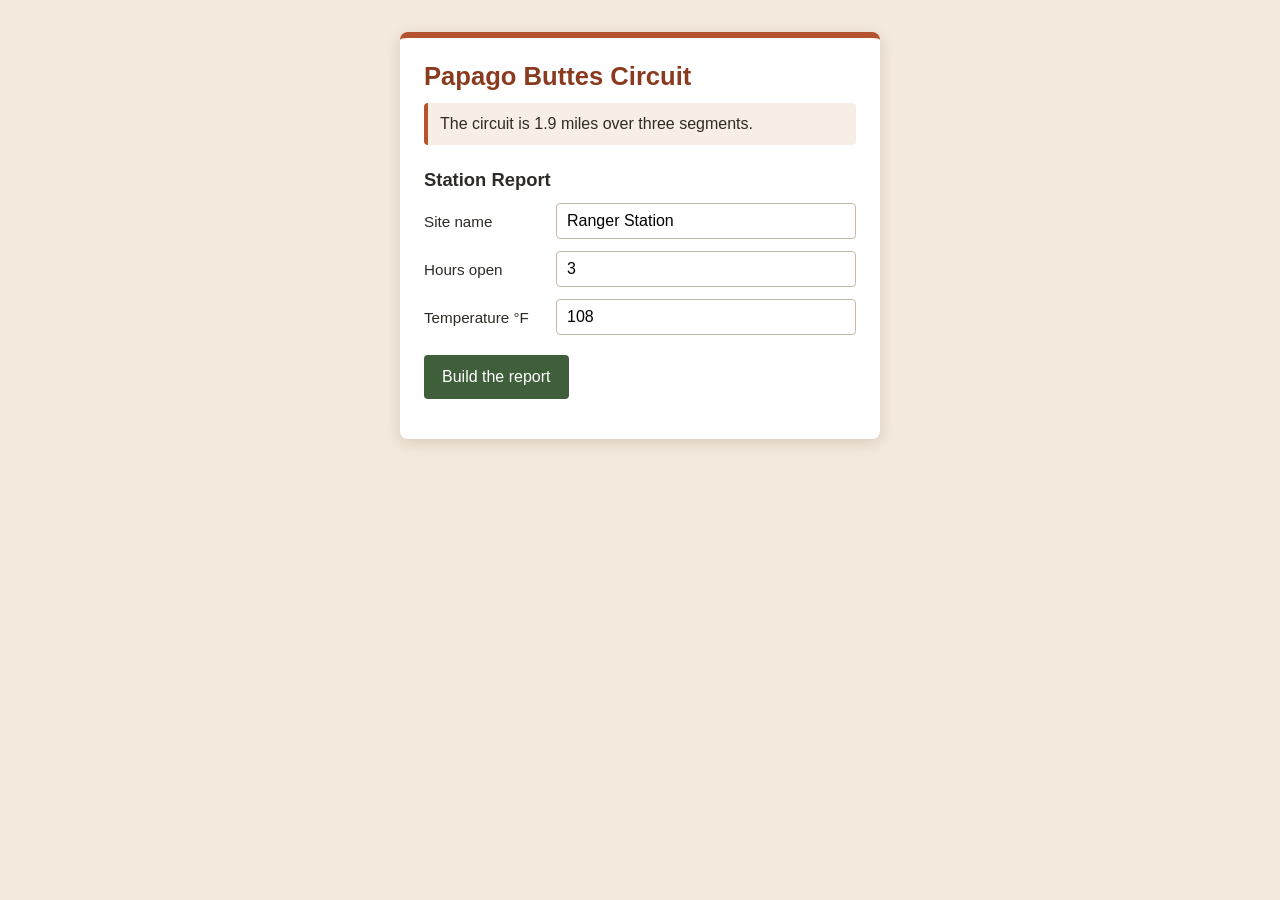
<file: classwork/cw03/index.html>
<!DOCTYPE html>
<html lang="en">
<head>
    <meta charset="UTF-8">
    <meta name="viewport" content="width=device-width, initial-scale=1.0">
    <title>Papago Buttes Trail Report</title>
    <link rel="stylesheet" href="style.css">
    <script src="js/app.js" defer></script>
</head>
<body>
    <main class="card">
        <h1>Papago Buttes Circuit</h1>
        <p id="total"></p>

        <h2>Station Report</h2>
        <p><label for="site">Site name</label><input type="text" id="site" value="Ranger Station"></p>
        <p><label for="hours">Hours open</label><input type="number" id="hours" value="3"></p>
        <p><label for="temp">Temperature &deg;F</label><input type="number" id="temp" value="108"></p>
        <button id="go">Build the report</button>
        <p id="report"></p>
    </main>
</body>
</html>
</file>
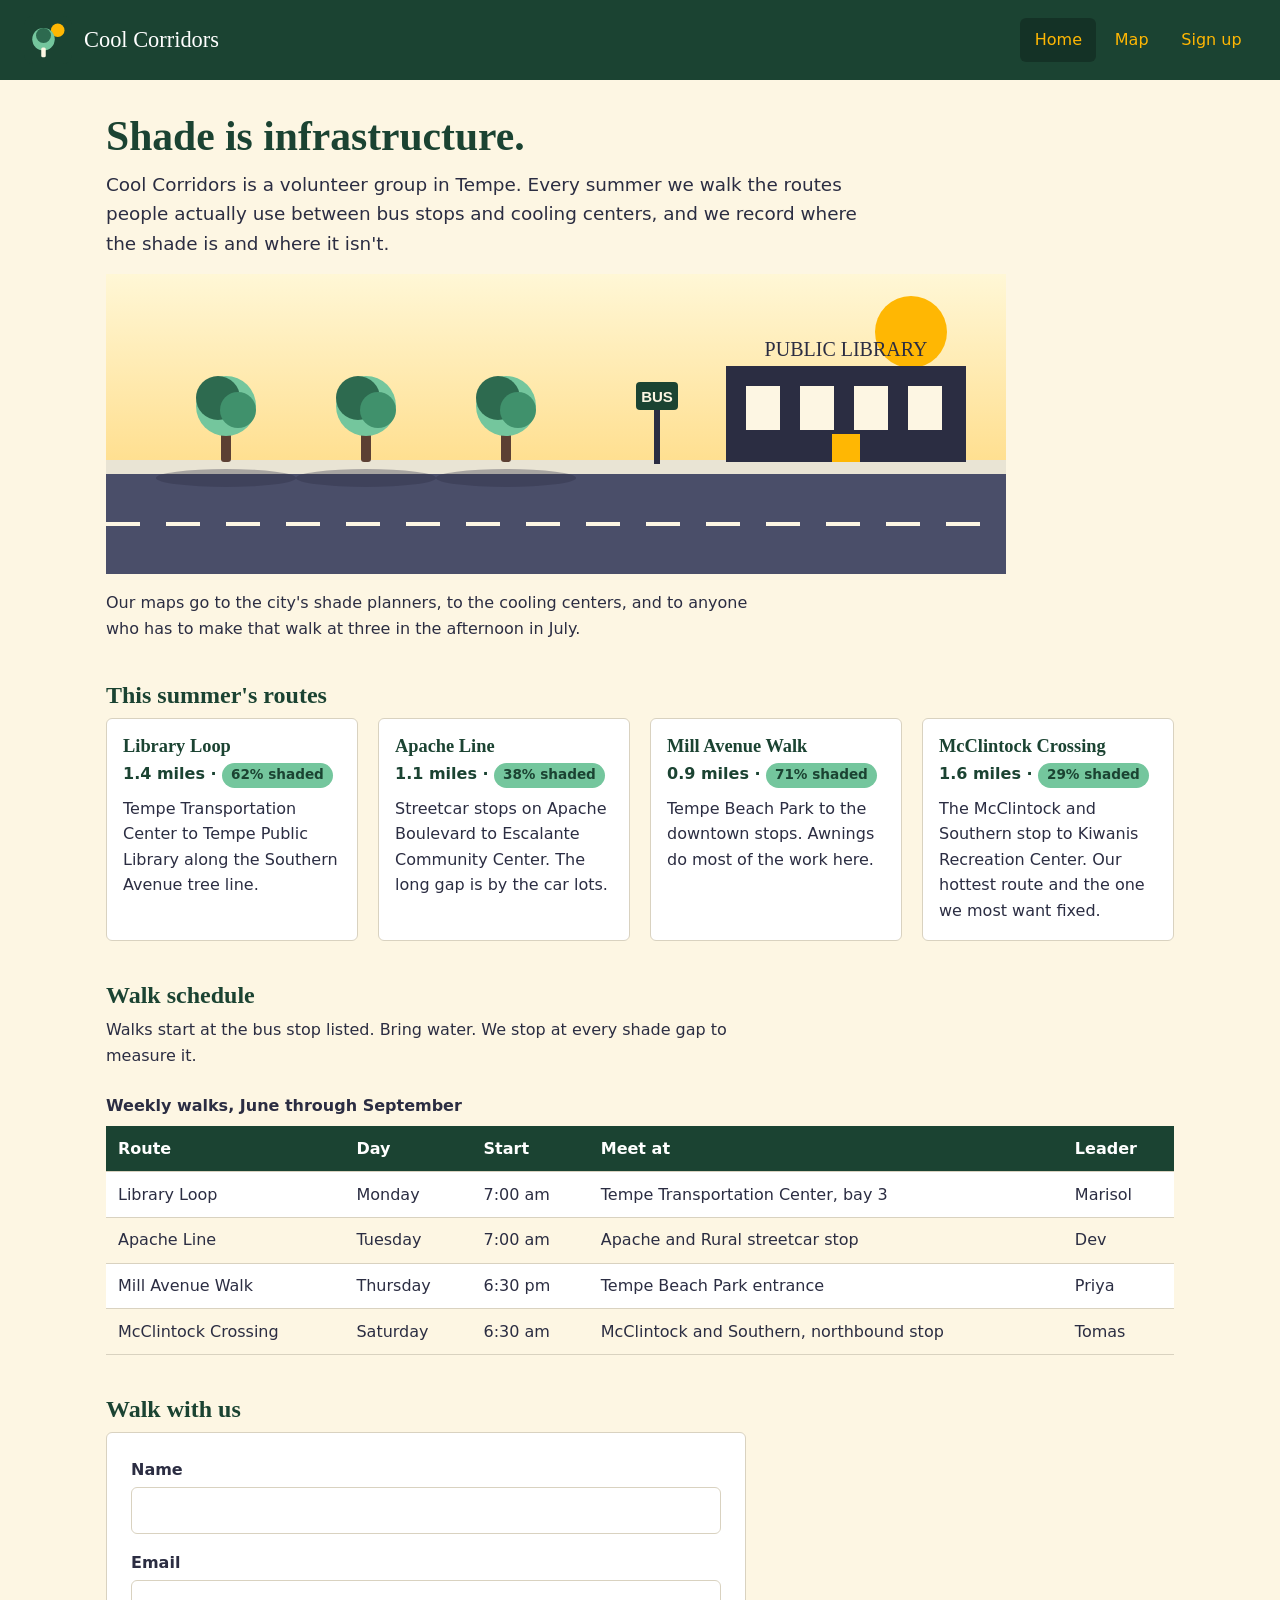
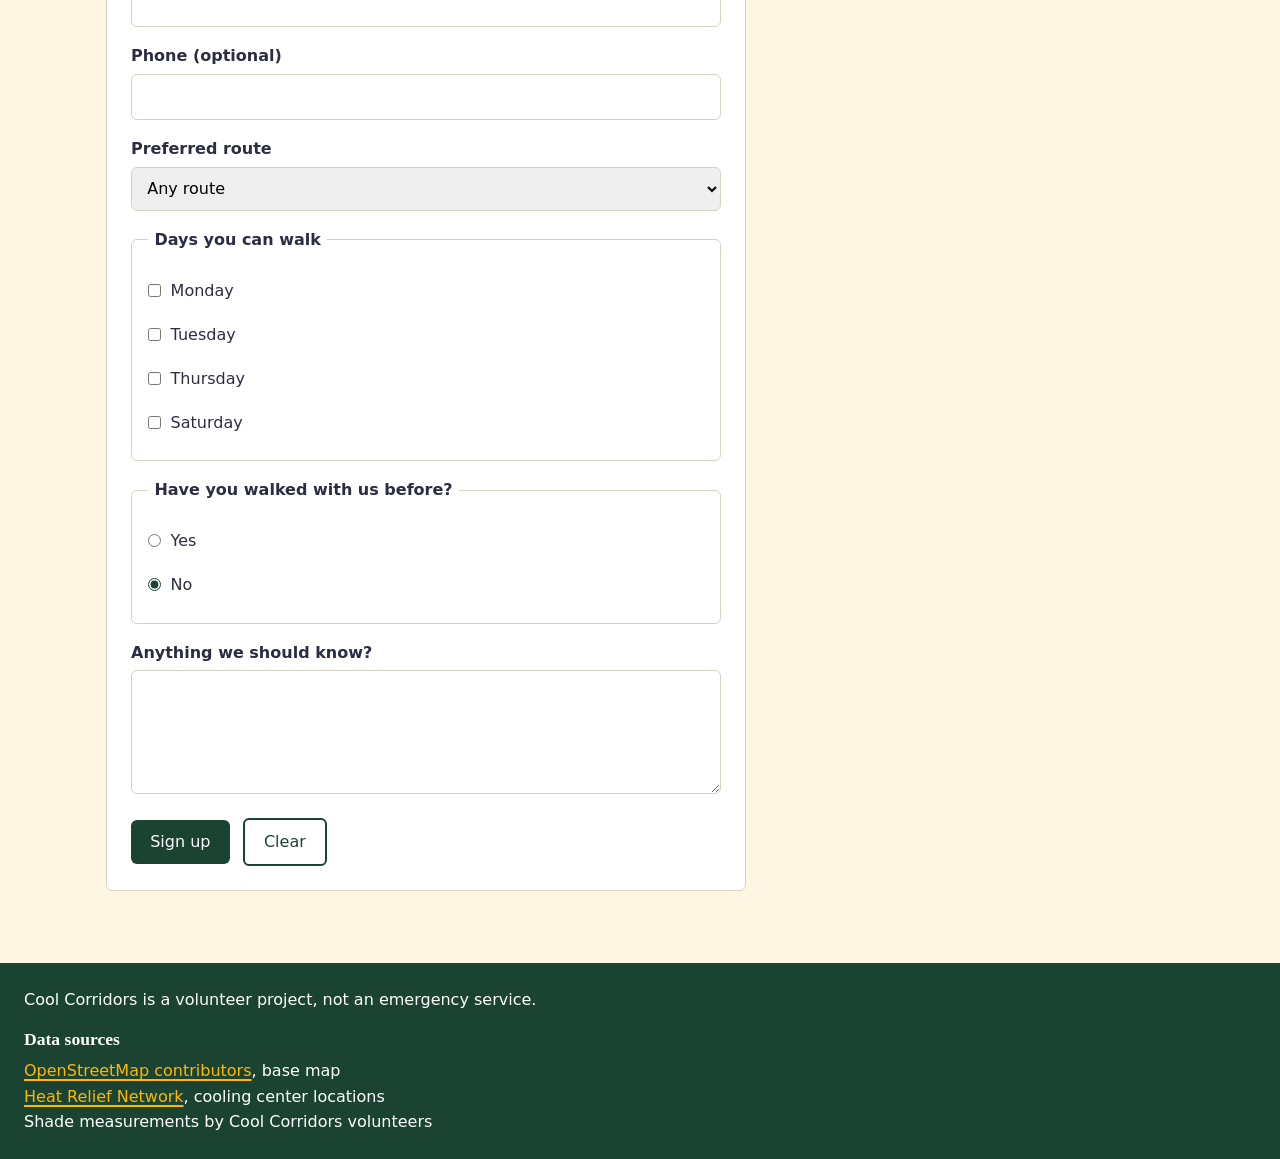
<file: lab/lab02/index.html>
<!DOCTYPE html>
<html lang="en">
<head>
  <meta charset="UTF-8">
  <meta name="viewport" content="width=device-width, initial-scale=1.0">
  <title>Cool Corridors | Shaded routes to cooling centers in Tempe</title>
  <meta name="description" content="Volunteers mapping shaded walking routes between bus stops and cooling centers in Tempe, Arizona.">
  <link rel="stylesheet" href="style.css">
</head>
<body>
  <header>
    <a class="brand" href="index.html">
      <img src="images/logo.svg" alt="Cool Corridors logo, a tree shading a sun" width="48" height="48">
      <span>Cool Corridors</span>
    </a>
    <nav aria-label="Main">
      <a href="index.html" aria-current="page">Home</a>
      <a href="map.html">Map</a>
      <a href="#signup">Sign up</a>
    </nav>
  </header>

  <main>
    <section id="about">
      <h1>Shade is infrastructure.</h1>
      <p class="lead">Cool Corridors is a volunteer group in Tempe. Every summer we walk the routes people actually use between bus stops and cooling centers, and we record where the shade is and where it isn't.</p>
      <!-- Mark asked for the banner at 900 wide, so the width and height stay in the HTML to reserve its space while it loads; the CSS img rule shrinks it on Dev's phone. -->
      <img class="banner" src="images/banner.svg" alt="Sketch of a street with a bus stop, a row of trees and a public library at the end" width="900" height="300">
      <p>Our maps go to the city's shade planners, to the cooling centers, and to anyone who has to make that walk at three in the afternoon in July.</p>
    </section>

    <section id="routes">
      <h2>This summer's routes</h2>
      <div class="routes">
        <article class="card">
          <h3>Library Loop</h3>
          <p class="meta">1.4 miles &middot; <span class="badge">62% shaded</span></p>
          <p>Tempe Transportation Center to Tempe Public Library along the Southern Avenue tree line.</p>
        </article>
        <article class="card">
          <h3>Apache Line</h3>
          <p class="meta">1.1 miles &middot; <span class="badge">38% shaded</span></p>
          <p>Streetcar stops on Apache Boulevard to Escalante Community Center. The long gap is by the car lots.</p>
        </article>
        <article class="card">
          <h3>Mill Avenue Walk</h3>
          <p class="meta">0.9 miles &middot; <span class="badge">71% shaded</span></p>
          <p>Tempe Beach Park to the downtown stops. Awnings do most of the work here.</p>
        </article>
        <article class="card">
          <h3>McClintock Crossing</h3>
          <p class="meta">1.6 miles &middot; <span class="badge">29% shaded</span></p>
          <p>The McClintock and Southern stop to Kiwanis Recreation Center. Our hottest route and the one we most want fixed.</p>
        </article>
      </div>
    </section>

    <section id="schedule">
      <h2>Walk schedule</h2>
      <p>Walks start at the bus stop listed. Bring water. We stop at every shade gap to measure it.</p>
      <div class="table-wrap">
        <table class="schedule">
          <caption>Weekly walks, June through September</caption>
          <thead>
            <tr>
              <th scope="col">Route</th>
              <th scope="col">Day</th>
              <th scope="col">Start</th>
              <th scope="col">Meet at</th>
              <th scope="col">Leader</th>
            </tr>
          </thead>
          <tbody>
            <tr><td>Library Loop</td><td>Monday</td><td>7:00 am</td><td>Tempe Transportation Center, bay 3</td><td>Marisol</td></tr>
            <tr><td>Apache Line</td><td>Tuesday</td><td>7:00 am</td><td>Apache and Rural streetcar stop</td><td>Dev</td></tr>
            <tr><td>Mill Avenue Walk</td><td>Thursday</td><td>6:30 pm</td><td>Tempe Beach Park entrance</td><td>Priya</td></tr>
            <tr><td>McClintock Crossing</td><td>Saturday</td><td>6:30 am</td><td>McClintock and Southern, northbound stop</td><td>Tomas</td></tr>
          </tbody>
        </table>
      </div>
    </section>

    <section id="signup">
      <h2>Walk with us</h2>
      <form>
        <div class="field">
          <label for="name">Name</label>
          <input id="name" name="name" type="text" autocomplete="name" required>
        </div>
        <div class="field">
          <label for="email">Email</label>
          <input id="email" name="email" type="email" autocomplete="email" required>
        </div>
        <div class="field">
          <label for="phone">Phone (optional)</label>
          <input id="phone" name="phone" type="tel" autocomplete="tel">
        </div>
        <div class="field">
          <label for="route">Preferred route</label>
          <select id="route" name="route">
            <option value="">Any route</option>
            <option value="library">Library Loop</option>
            <option value="apache">Apache Line</option>
            <option value="mill">Mill Avenue Walk</option>
            <option value="mcclintock">McClintock Crossing</option>
          </select>
        </div>
        <fieldset>
          <legend>Days you can walk</legend>
          <label><input type="checkbox" name="days" value="mon"> Monday</label>
          <label><input type="checkbox" name="days" value="tue"> Tuesday</label>
          <label><input type="checkbox" name="days" value="thu"> Thursday</label>
          <label><input type="checkbox" name="days" value="sat"> Saturday</label>
        </fieldset>
        <fieldset>
          <legend>Have you walked with us before?</legend>
          <label><input type="radio" name="before" value="yes"> Yes</label>
          <label><input type="radio" name="before" value="no" checked> No</label>
        </fieldset>
        <div class="field">
          <label for="notes">Anything we should know?</label>
          <textarea id="notes" name="notes" rows="4"></textarea>
        </div>
        <button type="submit">Sign up</button>
        <button type="reset">Clear</button>
      </form>
    </section>
  </main>

  <footer>
    <p>Cool Corridors is a volunteer project, not an emergency service.</p>
    <h2>Data sources</h2>
    <ul>
      <li><a href="https://www.openstreetmap.org/">OpenStreetMap contributors</a>, base map</li>
      <li><a href="https://hrn.azmag.gov/">Heat Relief Network</a>, cooling center locations</li>
      <li>Shade measurements by Cool Corridors volunteers</li>
    </ul>
  </footer>
</body>
</html>
</file>
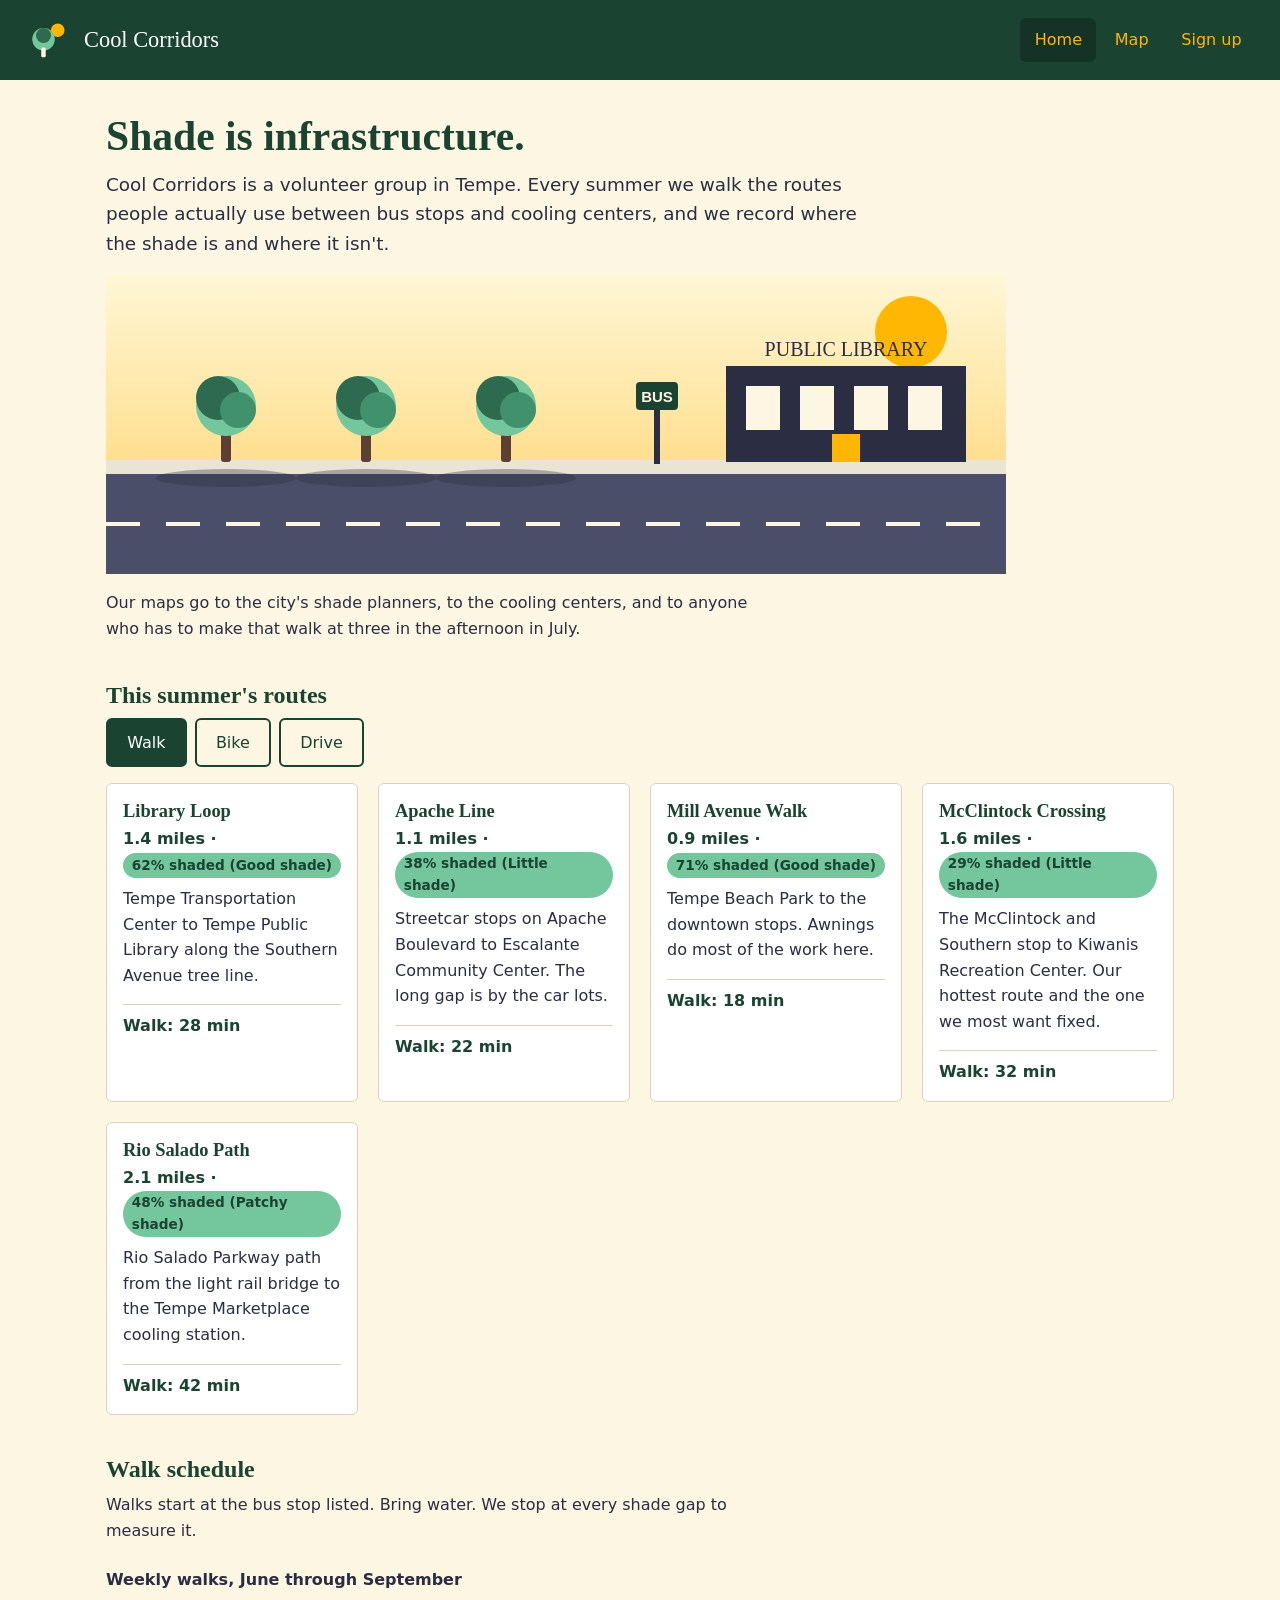
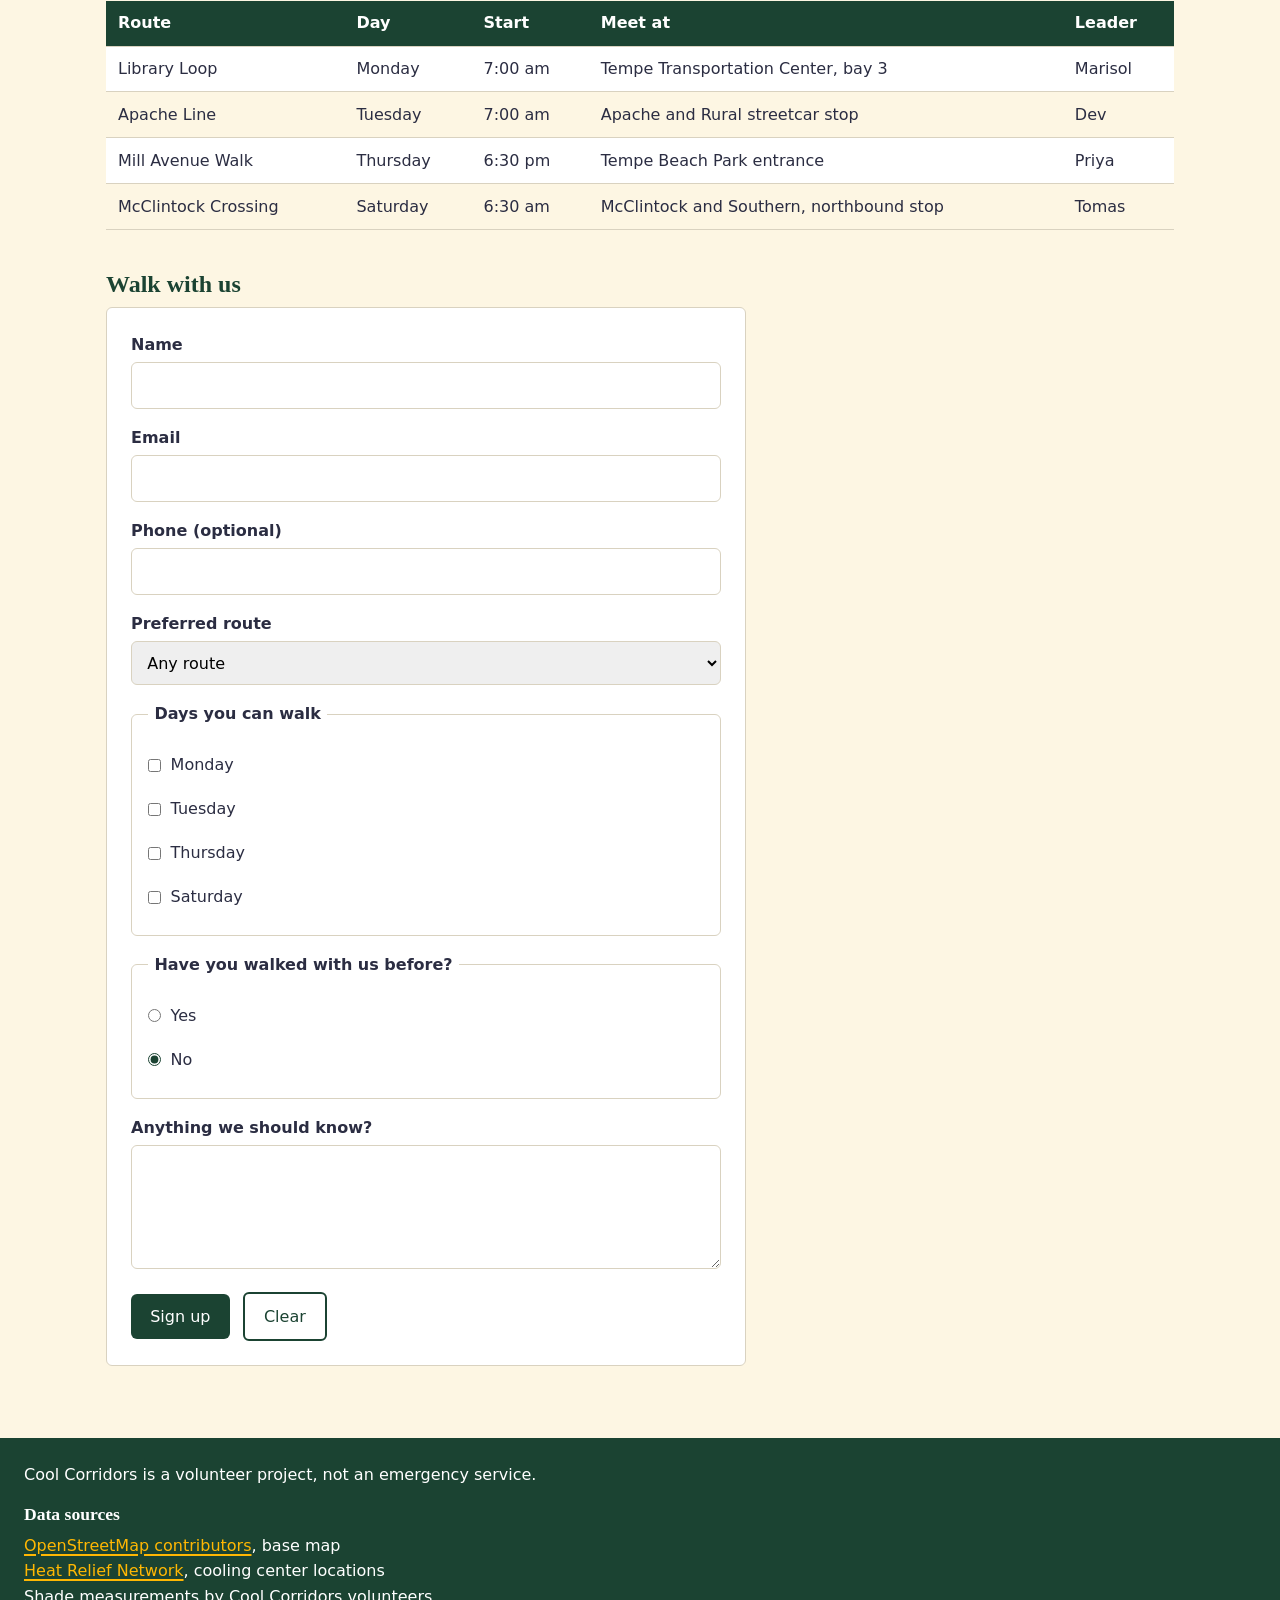
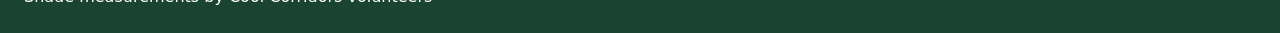
<file: lab/lab03/index.html>
<!DOCTYPE html>
<html lang="en">
<head>
  <meta charset="UTF-8">
  <meta name="viewport" content="width=device-width, initial-scale=1.0">
  <title>Cool Corridors | Shaded routes to cooling centers in Tempe</title>
  <meta name="description" content="Volunteers mapping shaded walking routes between bus stops and cooling centers in Tempe, Arizona.">
  <link rel="stylesheet" href="style.css">
  <script src="js/app.js" defer></script>
</head>
<body>
  <header>
    <a class="brand" href="index.html">
      <img src="images/logo.svg" alt="Cool Corridors logo, a tree shading a sun" width="48" height="48">
      <span>Cool Corridors</span>
    </a>
    <nav aria-label="Main">
      <a href="index.html" aria-current="page">Home</a>
      <a href="map.html">Map</a>
      <a href="#signup">Sign up</a>
    </nav>
  </header>

  <main>
    <section id="about">
      <h1>Shade is infrastructure.</h1>
      <p class="lead">Cool Corridors is a volunteer group in Tempe. Every summer we walk the routes people actually use between bus stops and cooling centers, and we record where the shade is and where it isn't.</p>
      <!-- Mark asked for the banner at 900 wide, so the width and height stay in the HTML to reserve its space while it loads; the CSS img rule shrinks it on Dev's phone. -->
      <img class="banner" src="images/banner.svg" alt="Sketch of a street with a bus stop, a row of trees and a public library at the end" width="900" height="300">
      <p>Our maps go to the city's shade planners, to the cooling centers, and to anyone who has to make that walk at three in the afternoon in July.</p>
    </section>

    <section id="routes">
      <h2>This summer's routes</h2>
      <!-- The cards are drawn by js/app.js from the routes array, so Mark edits one object instead of four blocks of tags. -->
      <p class="modes">
        <button type="button" data-mode="walk" aria-pressed="true">Walk</button>
        <button type="button" data-mode="bike" aria-pressed="false">Bike</button>
        <button type="button" data-mode="drive" aria-pressed="false">Drive</button>
      </p>
      <div class="routes"></div>
    </section>

    <section id="schedule">
      <h2>Walk schedule</h2>
      <p>Walks start at the bus stop listed. Bring water. We stop at every shade gap to measure it.</p>
      <div class="table-wrap">
        <table class="schedule">
          <caption>Weekly walks, June through September</caption>
          <thead>
            <tr>
              <th scope="col">Route</th>
              <th scope="col">Day</th>
              <th scope="col">Start</th>
              <th scope="col">Meet at</th>
              <th scope="col">Leader</th>
            </tr>
          </thead>
          <tbody>
            <tr><td>Library Loop</td><td>Monday</td><td>7:00 am</td><td>Tempe Transportation Center, bay 3</td><td>Marisol</td></tr>
            <tr><td>Apache Line</td><td>Tuesday</td><td>7:00 am</td><td>Apache and Rural streetcar stop</td><td>Dev</td></tr>
            <tr><td>Mill Avenue Walk</td><td>Thursday</td><td>6:30 pm</td><td>Tempe Beach Park entrance</td><td>Priya</td></tr>
            <tr><td>McClintock Crossing</td><td>Saturday</td><td>6:30 am</td><td>McClintock and Southern, northbound stop</td><td>Tomas</td></tr>
          </tbody>
        </table>
      </div>
    </section>

    <section id="signup">
      <h2>Walk with us</h2>
      <form>
        <div class="field">
          <label for="name">Name</label>
          <input id="name" name="name" type="text" autocomplete="name" required>
        </div>
        <div class="field">
          <label for="email">Email</label>
          <input id="email" name="email" type="email" autocomplete="email" required>
        </div>
        <div class="field">
          <label for="phone">Phone (optional)</label>
          <input id="phone" name="phone" type="tel" autocomplete="tel">
        </div>
        <div class="field">
          <label for="route">Preferred route</label>
          <select id="route" name="route">
            <option value="">Any route</option>
            <option value="library">Library Loop</option>
            <option value="apache">Apache Line</option>
            <option value="mill">Mill Avenue Walk</option>
            <option value="mcclintock">McClintock Crossing</option>
          </select>
        </div>
        <fieldset>
          <legend>Days you can walk</legend>
          <label><input type="checkbox" name="days" value="mon"> Monday</label>
          <label><input type="checkbox" name="days" value="tue"> Tuesday</label>
          <label><input type="checkbox" name="days" value="thu"> Thursday</label>
          <label><input type="checkbox" name="days" value="sat"> Saturday</label>
        </fieldset>
        <fieldset>
          <legend>Have you walked with us before?</legend>
          <label><input type="radio" name="before" value="yes"> Yes</label>
          <label><input type="radio" name="before" value="no" checked> No</label>
        </fieldset>
        <div class="field">
          <label for="notes">Anything we should know?</label>
          <textarea id="notes" name="notes" rows="4"></textarea>
        </div>
        <button type="submit">Sign up</button>
        <button type="reset">Clear</button>
      </form>
    </section>
  </main>

  <footer>
    <p>Cool Corridors is a volunteer project, not an emergency service.</p>
    <h2>Data sources</h2>
    <ul>
      <li><a href="https://www.openstreetmap.org/">OpenStreetMap contributors</a>, base map</li>
      <li><a href="https://hrn.azmag.gov/">Heat Relief Network</a>, cooling center locations</li>
      <li>Shade measurements by Cool Corridors volunteers</li>
    </ul>
  </footer>
</body>
</html>
</file>
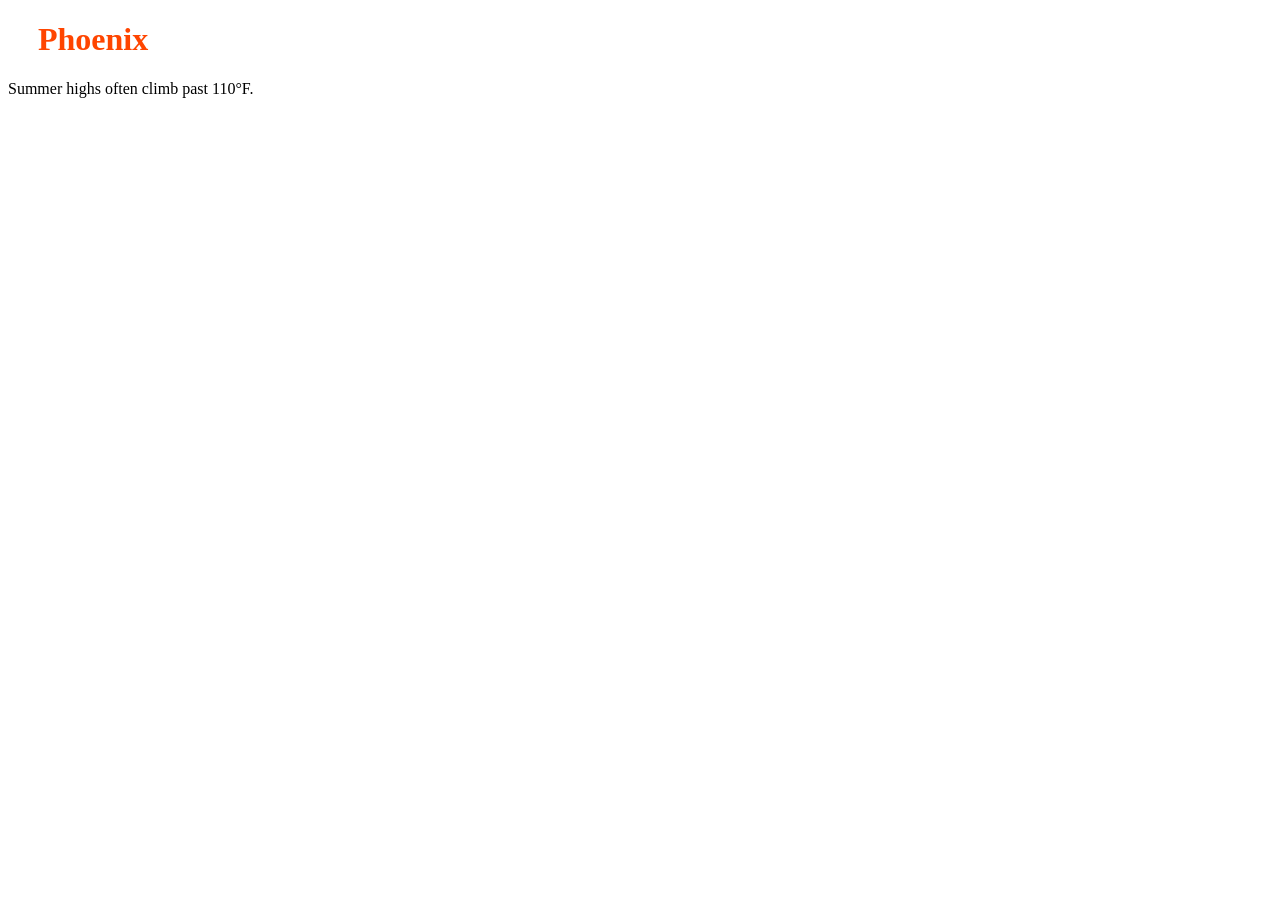
<file: HTMLClass2.html>
<!DOCTYPE html>
<html lang="en">
<head>
    <meta charset="UTF-8">
    <meta name="viewport" content="width=device-width, initial-scale=1.0">
    <title>Page Title</title>
    <style>
        h1 {
            color: orangered;
            margin-left: 30px;
        }
    </style>
</head>
<body>
    <h1>Phoenix</h1>
    <p>Summer highs often climb past 110°F.</p>
</body>
</html>
</file>
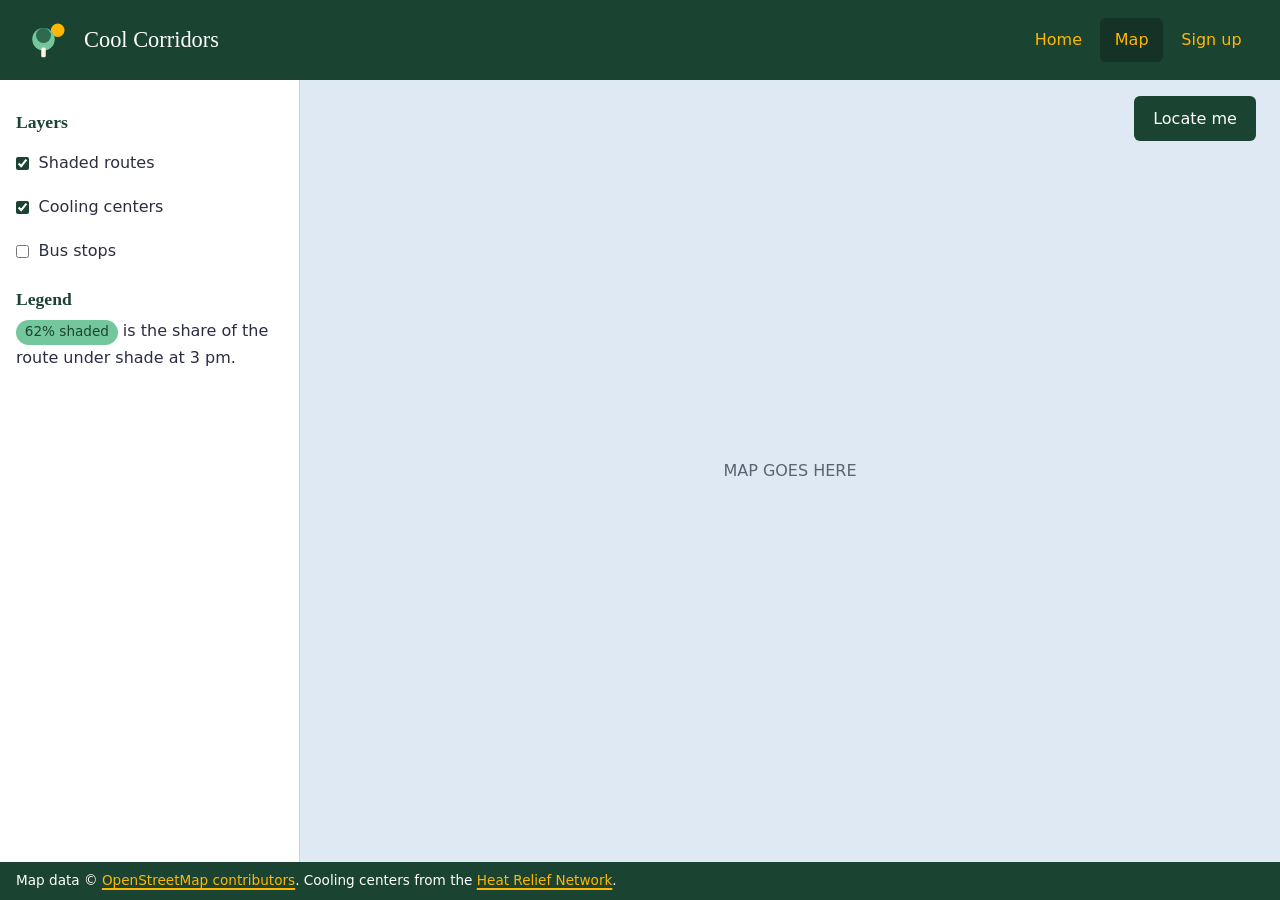
<file: lab/lab02/map.html>
<!DOCTYPE html>
<html lang="en">
<head>
  <meta charset="UTF-8">
  <meta name="viewport" content="width=device-width, initial-scale=1.0">
  <title>Cool Corridors | Map</title>
  <meta name="description" content="Volunteers mapping shaded walking routes between bus stops and cooling centers in Tempe, Arizona.">
  <link rel="stylesheet" href="style.css">
</head>
<body class="app">
  <header>
    <a class="brand" href="index.html">
      <img src="images/logo.svg" alt="Cool Corridors logo, a tree shading a sun" width="48" height="48">
      <span>Cool Corridors</span>
    </a>
    <nav aria-label="Main">
      <a href="index.html">Home</a>
      <a href="map.html" aria-current="page">Map</a>
      <a href="index.html#signup">Sign up</a>
    </nav>
  </header>

  <main>
    <!-- The sidebar and map share one flex row; on phones the sidebar stacks above the map. -->
    <aside class="sidebar">
      <h2>Layers</h2>
      <label><input type="checkbox" checked> Shaded routes</label>
      <label><input type="checkbox" checked> Cooling centers</label>
      <label><input type="checkbox"> Bus stops</label>
      <h2>Legend</h2>
      <p><span class="badge">62% shaded</span> is the share of the route under shade at 3 pm.</p>
    </aside>
    <div class="map-wrapper">
      <div id="map">MAP GOES HERE</div>
      <button class="map-control" type="button">Locate me</button>
    </div>
  </main>

  <footer>
    <p>Map data &copy; <a href="https://www.openstreetmap.org/">OpenStreetMap contributors</a>. Cooling centers from the <a href="https://hrn.azmag.gov/">Heat Relief Network</a>.</p>
  </footer>
</body>
</html>
</file>
<file: classwork/cw03/style.css>
/* Papago Buttes trail report: desert-type colors */
* { margin: 0; padding: 0; box-sizing: border-box; }

body {
    font-family: Arial, Helvetica, sans-serif;
    background: #f3e9dc;
    color: #2e2a26;
    min-height: 100vh;
    padding: 32px 16px;
}

.card {
    max-width: 480px;
    margin: 0 auto;
    background: #ffffff;
    border-top: 6px solid #b5532e;
    border-radius: 8px;
    padding: 24px;
    box-shadow: 0 4px 14px rgba(70, 40, 20, 0.15);
}

h1 {
    font-size: 1.6rem;
    color: #8a3b1f;
    margin-bottom: 12px;
}

h2 {
    font-size: 1.15rem;
    margin: 24px 0 12px;
}

#total,
#report {
    background: #f7efe6;
    border-left: 4px solid #b5532e;
    padding: 10px 12px;
    border-radius: 4px;
    line-height: 1.4;
}

#report:empty { display: none; }

p:has(> label) {
    display: flex;
    align-items: center;
    gap: 12px;
    margin-bottom: 12px;
}

label {
    width: 120px;
    flex-shrink: 0;
    font-size: 0.95rem;
}

input {
    flex: 1;
    padding: 8px 10px;
    border: 1px solid #c9b8a6;
    border-radius: 4px;
    font-size: 1rem;
}

input:focus {
    outline: 2px solid #b5532e;
    border-color: #b5532e;
}

button {
    background: #3f5e3a;
    color: #ffffff;
    border: none;
    border-radius: 4px;
    padding: 10px 18px;
    font-size: 1rem;
    cursor: pointer;
    min-height: 44px;
    margin: 8px 0 16px;
}

button:hover { background: #2f4a2b; }
</file>
<file: lab/lab02/style.css>
/* ==========================================================
   Cool Corridors shared stylesheet (index.html + map.html)
   Rule: no color is typed anywhere except inside :root.
   ========================================================== */

/* Brand kit: the designer's values, named so Mark can read them */
:root {
  --shade:   #1b4332;   /* header, headings, buttons */
  --leaf:    #74c69d;   /* badges and accents */
  --sun:     #ffb703;   /* nav links, focus rings on dark */
  --asphalt: #2b2d42;   /* body text */
  --sand:    #fdf6e3;   /* page background */
  --paper:   #ffffff;   /* cards, table, form */
  --line:    #d9d2c0;   /* borders */
  --glow:    rgba(0, 0, 0, 0.25);   /* current/hovered nav link on the dark header */

  /* Map page only: these leave with the placeholder when the real map arrives */
  --placeholder:      #dfe9f3;
  --placeholder-text: #5b6472;

  --font-body: system-ui, "Segoe UI", Roboto, Arial, sans-serif;
  --font-head: Georgia, "Times New Roman", serif;
  --space: 1rem;
  --radius: 6px;
  --tap: 44px;          /* the smallest thing a thumb can hit */
}

/* Reset */
*, *::before, *::after { margin: 0; padding: 0; box-sizing: border-box; }

/* Phone fix: the 900px banner never pushes the page wider than the screen */
img { max-width: 100%; height: auto; }

/* Type */
body {
  font-family: var(--font-body);
  font-size: 1rem;
  line-height: 1.6;
  color: var(--asphalt);
  background: var(--sand);
}
h1, h2, h3 { font-family: var(--font-head); line-height: 1.2; color: var(--shade); }
h1 { font-size: clamp(1.8rem, 4vw, 2.6rem); margin-bottom: .5rem; }
h2 { font-size: 1.5rem; margin-bottom: .5rem; }
h3 { font-size: 1.15rem; }
p, li { max-width: 65ch; }
p { margin-bottom: var(--space); }
.lead { font-size: 1.15rem; }
a { color: var(--shade); text-decoration-thickness: 2px; text-underline-offset: 3px; }
a:hover { text-decoration-color: var(--sun); }

/* Focus: the ring stays visible for keyboard users; it is never removed */
:focus-visible { outline: 3px solid var(--shade); outline-offset: 2px; }
header :focus-visible, footer :focus-visible { outline-color: var(--sun); }

/* Header and nav */
header {
  background: var(--shade);
  color: var(--paper);
  padding: var(--space) calc(var(--space) * 1.5);
  display: flex;
  justify-content: space-between;
  align-items: center;
  flex-wrap: wrap;
  gap: var(--space);
}
.brand { display: flex; align-items: center; gap: .75rem; color: var(--paper); text-decoration: none; }
.brand img { width: 48px; height: 48px; }
.brand span { font-family: var(--font-head); font-size: 1.4rem; }
nav { display: flex; flex-wrap: wrap; gap: .25rem; }
nav a {
  color: var(--sun);
  text-decoration: none;
  padding: .6rem .9rem;
  min-height: var(--tap);
  display: inline-flex;
  align-items: center;
  border-radius: var(--radius);
}
nav a:hover, nav a[aria-current="page"] { background: var(--glow); }

/* Main */
main { max-width: 1100px; margin: 0 auto; padding: calc(var(--space) * 2) var(--space); }
section { margin-bottom: calc(var(--space) * 2.5); }
.banner { display: block; margin: var(--space) 0; }

/* Route cards: one line of grid, rewraps with no media query */
.routes { display: grid; grid-template-columns: repeat(auto-fill, minmax(240px, 1fr)); gap: 1.25rem; }
.card { background: var(--paper); border: 1px solid var(--line); border-radius: var(--radius); padding: var(--space); }
.card h3 { margin-bottom: .25rem; }
.card .meta { color: var(--shade); font-weight: 600; margin-bottom: .5rem; }
.card p:last-child { margin-bottom: 0; }
.badge { display: inline-block; background: var(--leaf); color: var(--shade); padding: .1rem .55rem; border-radius: 999px; font-size: .85rem; }

/* Schedule table */
.table-wrap { overflow-x: auto; }
.schedule { width: 100%; border-collapse: collapse; background: var(--paper); }
.schedule caption { text-align: left; font-weight: 600; padding: .5rem 0; }
.schedule th { background: var(--shade); color: var(--paper); text-align: left; }
.schedule th, .schedule td { padding: .6rem .75rem; border-bottom: 1px solid var(--line); }
.schedule tbody tr:nth-child(even) { background: var(--sand); }

/* Sign-up form */
form { background: var(--paper); border: 1px solid var(--line); border-radius: var(--radius); padding: calc(var(--space) * 1.5); max-width: 640px; }
.field { margin-bottom: var(--space); }
label { display: block; font-weight: 600; margin-bottom: .3rem; }
input, select, textarea {
  width: 100%;
  font: inherit;
  padding: .6rem .7rem;
  border: 1px solid var(--line);
  border-radius: var(--radius);
  min-height: var(--tap);
}
textarea { min-height: 7rem; }
input[type="checkbox"], input[type="radio"] { width: auto; min-height: 0; accent-color: var(--shade); }
fieldset { border: 1px solid var(--line); border-radius: var(--radius); padding: var(--space); margin-bottom: var(--space); }
legend { font-weight: 600; padding: 0 .4rem; }
fieldset label { display: flex; align-items: center; gap: .6rem; font-weight: 400; min-height: var(--tap); margin: 0; }
button {
  font: inherit;
  min-height: var(--tap);
  padding: .6rem 1.2rem;
  border: 0;
  border-radius: var(--radius);
  background: var(--shade);
  color: var(--paper);
  cursor: pointer;
  margin-right: .5rem;
}
button[type="reset"] { background: transparent; color: var(--shade); border: 2px solid var(--shade); }

/* Footer */
footer { background: var(--shade); color: var(--paper); padding: calc(var(--space) * 1.5); }
footer h2 { color: var(--paper); font-size: 1.1rem; }
footer a { color: var(--sun); }
footer ul { list-style: none; }

/* ==========================================================
   Map page layout (Classwork 2), scoped to body.app only
   ========================================================== */
body.app { height: 100dvh; display: flex; flex-direction: column; }
.app main { max-width: none; margin: 0; padding: 0; display: flex; flex: 1; overflow: hidden; }
.app .sidebar { width: 300px; background: var(--paper); padding: var(--space); overflow-y: auto; border-right: 1px solid var(--line); }
.app .sidebar h2 { font-size: 1.1rem; margin-top: var(--space); }
.app .sidebar label { display: flex; align-items: center; gap: .6rem; font-weight: 400; min-height: var(--tap); margin: 0; }
.app .map-wrapper { flex: 1; position: relative; }
.app #map { width: 100%; height: 100%; background: var(--placeholder); display: grid; place-items: center; color: var(--placeholder-text); }
.app .map-control { position: absolute; top: 16px; right: 16px; z-index: 100; }
.app footer { padding: .5rem var(--space); font-size: .85rem; }
.app footer p { margin: 0; max-width: none; }

@media (max-width: 767px) {
  .app main { flex-direction: column; }
  .app .sidebar { width: 100%; max-height: 200px; border-right: 0; border-bottom: 1px solid var(--line); }
  .app .map-wrapper { flex: none; height: 55dvh; }
}
</file>
<file: lab/lab03/style.css>
/* ==========================================================
   Cool Corridors shared stylesheet (index.html + map.html)
   Rule: no color is typed anywhere except inside :root.
   ========================================================== */

/* Brand kit: the designer's values, named so Mark can read them */
:root {
  --shade:   #1b4332;   /* header, headings, buttons */
  --leaf:    #74c69d;   /* badges and accents */
  --sun:     #ffb703;   /* nav links, focus rings on dark */
  --asphalt: #2b2d42;   /* body text */
  --sand:    #fdf6e3;   /* page background */
  --paper:   #ffffff;   /* cards, table, form */
  --line:    #d9d2c0;   /* borders */
  --glow:    rgba(0, 0, 0, 0.25);   /* current/hovered nav link on the dark header */

  /* Map page only: these leave with the placeholder when the real map arrives */
  --placeholder:      #dfe9f3;
  --placeholder-text: #5b6472;

  --font-body: system-ui, "Segoe UI", Roboto, Arial, sans-serif;
  --font-head: Georgia, "Times New Roman", serif;
  --space: 1rem;
  --radius: 6px;
  --tap: 44px;          /* the smallest thing a thumb can hit */
}

/* Reset */
*, *::before, *::after { margin: 0; padding: 0; box-sizing: border-box; }

/* Phone fix: the 900px banner never pushes the page wider than the screen */
img { max-width: 100%; height: auto; }

/* Type */
body {
  font-family: var(--font-body);
  font-size: 1rem;
  line-height: 1.6;
  color: var(--asphalt);
  background: var(--sand);
}
h1, h2, h3 { font-family: var(--font-head); line-height: 1.2; color: var(--shade); }
h1 { font-size: clamp(1.8rem, 4vw, 2.6rem); margin-bottom: .5rem; }
h2 { font-size: 1.5rem; margin-bottom: .5rem; }
h3 { font-size: 1.15rem; }
p, li { max-width: 65ch; }
p { margin-bottom: var(--space); }
.lead { font-size: 1.15rem; }
a { color: var(--shade); text-decoration-thickness: 2px; text-underline-offset: 3px; }
a:hover { text-decoration-color: var(--sun); }

/* Focus: the ring stays visible for keyboard users; it is never removed */
:focus-visible { outline: 3px solid var(--shade); outline-offset: 2px; }
header :focus-visible, footer :focus-visible { outline-color: var(--sun); }

/* Header and nav */
header {
  background: var(--shade);
  color: var(--paper);
  padding: var(--space) calc(var(--space) * 1.5);
  display: flex;
  justify-content: space-between;
  align-items: center;
  flex-wrap: wrap;
  gap: var(--space);
}
.brand { display: flex; align-items: center; gap: .75rem; color: var(--paper); text-decoration: none; }
.brand img { width: 48px; height: 48px; }
.brand span { font-family: var(--font-head); font-size: 1.4rem; }
nav { display: flex; flex-wrap: wrap; gap: .25rem; }
nav a {
  color: var(--sun);
  text-decoration: none;
  padding: .6rem .9rem;
  min-height: var(--tap);
  display: inline-flex;
  align-items: center;
  border-radius: var(--radius);
}
nav a:hover, nav a[aria-current="page"] { background: var(--glow); }

/* Main */
main { max-width: 1100px; margin: 0 auto; padding: calc(var(--space) * 2) var(--space); }
section { margin-bottom: calc(var(--space) * 2.5); }
.banner { display: block; margin: var(--space) 0; }

/* Route cards: one line of grid, rewraps with no media query */
.routes { display: grid; grid-template-columns: repeat(auto-fill, minmax(240px, 1fr)); gap: 1.25rem; }
.card { background: var(--paper); border: 1px solid var(--line); border-radius: var(--radius); padding: var(--space); }
.card h3 { margin-bottom: .25rem; }
.card .facts { color: var(--shade); font-weight: 600; margin-bottom: .5rem; }
.card .time { color: var(--shade); font-weight: 600; border-top: 1px solid var(--line); padding-top: .5rem; }
.card p:last-child { margin-bottom: 0; }
.badge { display: inline-block; background: var(--leaf); color: var(--shade); padding: .1rem .55rem; border-radius: 999px; font-size: .85rem; }

/* Walk / Bike / Drive: the chosen mode is filled, the others are outlined */
.modes { display: flex; flex-wrap: wrap; gap: .5rem; margin-bottom: var(--space); }
.modes button { margin-right: 0; background: transparent; color: var(--shade); border: 2px solid var(--shade); }
.modes button[aria-pressed="true"] { background: var(--shade); color: var(--paper); }

/* Schedule table */
.table-wrap { overflow-x: auto; }
.schedule { width: 100%; border-collapse: collapse; background: var(--paper); }
.schedule caption { text-align: left; font-weight: 600; padding: .5rem 0; }
.schedule th { background: var(--shade); color: var(--paper); text-align: left; }
.schedule th, .schedule td { padding: .6rem .75rem; border-bottom: 1px solid var(--line); }
.schedule tbody tr:nth-child(even) { background: var(--sand); }

/* Sign-up form */
form { background: var(--paper); border: 1px solid var(--line); border-radius: var(--radius); padding: calc(var(--space) * 1.5); max-width: 640px; }
.field { margin-bottom: var(--space); }
label { display: block; font-weight: 600; margin-bottom: .3rem; }
input, select, textarea {
  width: 100%;
  font: inherit;
  padding: .6rem .7rem;
  border: 1px solid var(--line);
  border-radius: var(--radius);
  min-height: var(--tap);
}
textarea { min-height: 7rem; }
input[type="checkbox"], input[type="radio"] { width: auto; min-height: 0; accent-color: var(--shade); }
fieldset { border: 1px solid var(--line); border-radius: var(--radius); padding: var(--space); margin-bottom: var(--space); }
legend { font-weight: 600; padding: 0 .4rem; }
fieldset label { display: flex; align-items: center; gap: .6rem; font-weight: 400; min-height: var(--tap); margin: 0; }
button {
  font: inherit;
  min-height: var(--tap);
  padding: .6rem 1.2rem;
  border: 0;
  border-radius: var(--radius);
  background: var(--shade);
  color: var(--paper);
  cursor: pointer;
  margin-right: .5rem;
}
button[type="reset"] { background: transparent; color: var(--shade); border: 2px solid var(--shade); }

/* Footer */
footer { background: var(--shade); color: var(--paper); padding: calc(var(--space) * 1.5); }
footer h2 { color: var(--paper); font-size: 1.1rem; }
footer a { color: var(--sun); }
footer ul { list-style: none; }

/* ==========================================================
   Map page layout (Classwork 2), scoped to body.app only
   ========================================================== */
body.app { height: 100dvh; display: flex; flex-direction: column; }
.app main { max-width: none; margin: 0; padding: 0; display: flex; flex: 1; overflow: hidden; }
.app .sidebar { width: 300px; background: var(--paper); padding: var(--space); overflow-y: auto; border-right: 1px solid var(--line); }
.app .sidebar h2 { font-size: 1.1rem; margin-top: var(--space); }
.app .sidebar label { display: flex; align-items: center; gap: .6rem; font-weight: 400; min-height: var(--tap); margin: 0; }
.app .map-wrapper { flex: 1; position: relative; }
.app #map { width: 100%; height: 100%; background: var(--placeholder); display: grid; place-items: center; color: var(--placeholder-text); }
.app .map-control { position: absolute; top: 16px; right: 16px; z-index: 100; }
.app footer { padding: .5rem var(--space); font-size: .85rem; }
.app footer p { margin: 0; max-width: none; }

@media (max-width: 767px) {
  .app main { flex-direction: column; }
  .app .sidebar { width: 100%; max-height: 200px; border-right: 0; border-bottom: 1px solid var(--line); }
  .app .map-wrapper { flex: none; height: 55dvh; }
}
</file>
